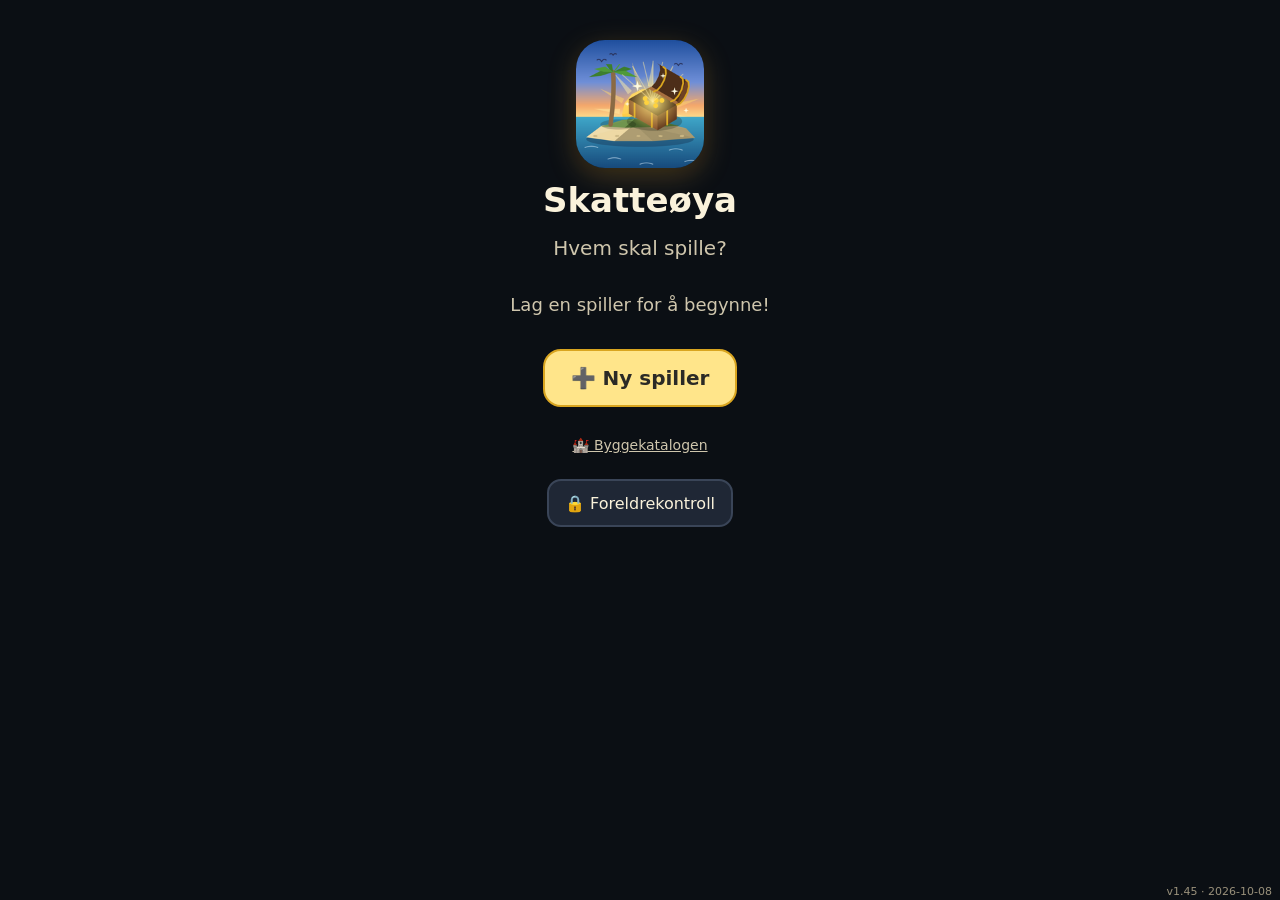
<file: index.html>
<!doctype html>
<html lang="nb">
<head>
  <meta charset="utf-8">
  <meta name="viewport" content="width=device-width, initial-scale=1, maximum-scale=1, user-scalable=no, viewport-fit=cover">
  <meta name="apple-mobile-web-app-capable" content="yes">
  <meta name="mobile-web-app-capable" content="yes">
  <meta name="apple-mobile-web-app-status-bar-style" content="black-translucent">
  <meta name="apple-mobile-web-app-title" content="Skatteøya">
  <meta name="theme-color" content="#0b0f14">
  <title>Skatteøya</title>
  <link rel="icon" type="image/png" sizes="64x64" href="ikon/favicon-64.png">
  <link rel="icon" type="image/png" sizes="32x32" href="ikon/favicon-32.png">
  <link rel="apple-touch-icon" href="ikon/ikon-180.png">
  <link rel="manifest" href="manifest.webmanifest">
  <link rel="stylesheet" href="spill.css">
</head>
<body>
  <!-- Velg spiller -->
  <section id="velg" class="velg">
    <img class="logo" src="ikon/ikon-192.png" alt="">
    <h1>Skatteøya</h1>
    <p class="under">Hvem skal spille?</p>
    <div id="profilliste" class="profilliste"></div>
    <button id="ny-spiller" class="stor-knapp">➕ Ny spiller</button>
    <p class="smaa"><a href="katalog.html">🏰 Byggekatalogen</a></p>
    <button id="foreldre-start" class="foreldre-knapp">🔒 Foreldrekontroll</button>
  </section>

  <dialog id="ny" class="kort">
    <h2>Ny spiller</h2>
    <label class="navnefelt">Navn <input id="ny-navn" maxlength="16" autocomplete="off" placeholder="Hva heter du?"></label>
    <p class="etikett">Velg et dyr</p>
    <div id="ny-avatar" class="valgrad avatarer"></div>
    <p class="etikett">Hvem spiller?</p>
    <div id="ny-nivaa" class="valgrad"></div>
    <div class="knapper">
      <button id="ny-avbryt">Avbryt</button>
      <button id="ny-start" class="hoved">Seil til øya ⛵</button>
    </div>
  </dialog>

  <!-- Spillet -->
  <main id="spill" class="spill" hidden>
    <header class="topp">
      <button id="meny-knapp" class="rund" aria-label="Meny"></button>
      <div class="himmel">
        <canvas id="himmel"></canvas>
        <span id="dag"></span>
        <span id="sol-tall"></span>
      </div>
      <button id="seil-knapp" class="rund" aria-label="Sjøkartet" hidden>⛵</button>
      <button id="butikk-knapp" class="rund" aria-label="Butikken">🏪</button>
      <button id="natt-knapp" class="rund" aria-label="Natt av eller på">🌙</button>
    </header>
    <canvas id="lerret"></canvas>
    <footer id="forrad" class="forrad"></footer>
  </main>

  <!-- Nærbilde av en ting -->
  <div id="naer" class="naer" hidden>
    <div class="naer-boks">
      <div id="naer-tittel" class="naer-tittel"></div>
      <div class="naer-innhold">
        <canvas id="naer-lerret"></canvas>
        <div id="matte" class="matte" hidden>
          <div class="matte-stykke"><span id="matte-stykke"></span> <span id="matte-svar" class="matte-svar">?</span></div>
          <div id="matte-melding" class="matte-melding"></div>
          <div id="matte-valg" class="matte-valg"></div>
          <div id="matte-tast" class="tastatur"></div>
        </div>
      </div>
      <div id="havn-valg" class="havn-valg" hidden></div>
      <button id="naer-lukk" class="rund lukk" aria-label="Lukk">✕</button>
    </div>
  </div>

  <!-- Museet: skattene man har solgt, i glassmontre -->
  <div id="museum" class="museum" hidden>
    <canvas id="museum-lerret"></canvas>
    <button id="museum-tilbake" class="museum-knapp venstre"></button>
    <button id="museum-samling" class="museum-knapp hoyre"></button>
    <div id="museum-nav" class="museum-nav">
      <button id="museum-forrige" class="museum-knapp" aria-label="Forrige sal">◀</button>
      <span id="museum-sal"></span>
      <button id="museum-neste" class="museum-knapp" aria-label="Neste sal">▶</button>
    </div>
  </div>

  <!-- Stavkirka: sangboka med alle melodiene man har funnet -->
  <div id="kirke" hidden>
    <button id="kirke-tilbake" class="museum-knapp venstre">← Tilbake til øya</button>
    <h2>🎵 Sangboka</h2>
    <div class="kirke-bok">
      <p id="kirke-tall"></p>
      <p id="kirke-hint"></p>
      <div id="kirke-liste"></div>
    </div>
  </div>

  <!-- Natta -->
  <div id="natt" class="natt" hidden>
    <canvas id="natt-lerret"></canvas>
    <div class="natt-tekst">🌙 ✨</div>
    <button id="morgen" class="stor-knapp">☀️ God morgen</button>
  </div>

  <dialog id="meny" class="kort">
    <h2 id="meny-tittel"></h2>
    <div class="menyknapper">
      <button id="meny-sov">🌙 Legg deg nå</button>
      <button id="meny-sangbok">🎵 Sangboka</button>
      <button id="meny-nivaa"></button>
      <button id="meny-lyd"></button>
      <button id="meny-foreldre">🔒 For foreldre</button>
      <button id="meny-bytt">👥 Bytt spiller</button>
      <button id="meny-ny-oy">🏝️ Ny øy</button>
      <button id="meny-lukk" class="hoved">Tilbake til øya</button>
    </div>
  </dialog>

  <dialog id="laerer" class="kort bred">
    <h2 id="laerer-tittel"></h2>
    <div id="laerer-emner" class="emner"></div>
    <div id="laerer-tekst" class="laerer-tekst"></div>
    <p id="laerer-merk" class="midt forklaring" hidden></p>
    <div class="knapper laerer-knapper">
      <button id="laerer-igjen">🔊 Les igjen</button>
      <button id="laerer-ny" class="hoved">➡️ Ny tekst</button>
    </div>
    <button id="laerer-lukk" class="full">Lukk</button>
  </dialog>

  <dialog id="sjokart" class="kort">
    <h2>🗺️ Sjøkartet</h2>
    <p id="sjokart-tekst" class="midt"></p>
    <div id="oyliste" class="oyliste"></div>
    <button id="sjokart-lukk" class="full">Bli her</button>
  </dialog>

  <dialog id="butikk" class="kort bred">
    <h2>🏪 Butikken</h2>
    <div class="faner"><button id="fane-selg">💰 Selg</button><button id="fane-kjop">🏰 Kjøp bygg</button></div>
    <div id="butikk-mynter" class="mynter-linje"></div>
    <div id="butikk-selg" class="butikk-innhold"></div>
    <div id="butikk-kjop" class="butikk-innhold byggliste" hidden></div>
    <div class="takfarge"><span id="takfarge-tekst">🎨 Farge på taket og flaggene</span><div id="takfarger" class="takfarger"></div></div>
    <button id="butikk-lukk" class="hoved full">Tilbake til øya</button>
  </dialog>

  <dialog id="port" class="kort">
    <h2>🔒 For voksne</h2>
    <p id="port-tekst" class="midt"></p>
    <div class="matte-stykke"><span id="port-stykke"></span> <span id="port-svar" class="matte-svar">?</span></div>
    <p id="port-melding" class="matte-melding feil midt"></p>
    <div id="port-tast" class="tastatur"></div>
    <button id="port-glemt" class="full" hidden>Glemt koden?</button>
    <button id="port-avbryt" class="full">Avbryt</button>
  </dialog>

  <dialog id="foreldre" class="kort bred">
    <h2>🔒 Foreldrekontroll – <span id="foreldre-navn"></span></h2>
    <p class="etikett">Hurtigvalg</p>
    <div id="f-hurtig" class="valgrad"></div>
    <p class="etikett">Mattestykker i kistene</p>
    <div id="f-arter" class="arter"></div>
    <p id="f-eksempel" class="eksempel"></p>
    <p class="etikett">Svarmåte</p>
    <div id="f-svar" class="valgrad"></div>
    <p class="etikett">Telling</p>
    <div id="f-telling" class="valgrad"></div>
    <p class="etikett">Kreativmodus</p>
    <div id="f-kreativ" class="kreativ"></div>
    <p class="etikett">Statistikk</p>
    <div id="f-stat" class="statistikk"></div>
    <button id="f-spillere" class="full">👥 Spillere og foreldrekode</button>
    <button id="foreldre-lukk" class="hoved full">Lagre og lukk</button>
  </dialog>

  <dialog id="spillere" class="kort">
    <h2>🔒 Spillere</h2>
    <p class="midt forklaring">Her kan du fjerne spillere. Øya og alt spilleren har samlet, blir slettet.</p>
    <div id="spillerliste" class="spillerliste"></div>
    <button id="endre-kode" class="full">🔑 Endre foreldrekoden</button>
    <button id="spillere-lukk" class="hoved full">Lukk</button>
  </dialog>

  <div id="plasser" class="plasser" hidden>
    <span id="plasser-tekst"></span>
    <button id="plasser-avbryt">✕ Avbryt</button>
  </div>

  <!-- Seilturen til en ny øy -->
  <div id="seiling" class="seiling" hidden>
    <canvas id="seiling-lerret"></canvas>
    <div id="seiling-tekst" class="seiling-tekst"></div>
  </div>

  <div id="melding" class="melding" hidden></div>

  <script type="module" src="js/main.js"></script>
</body>
</html>
</file>
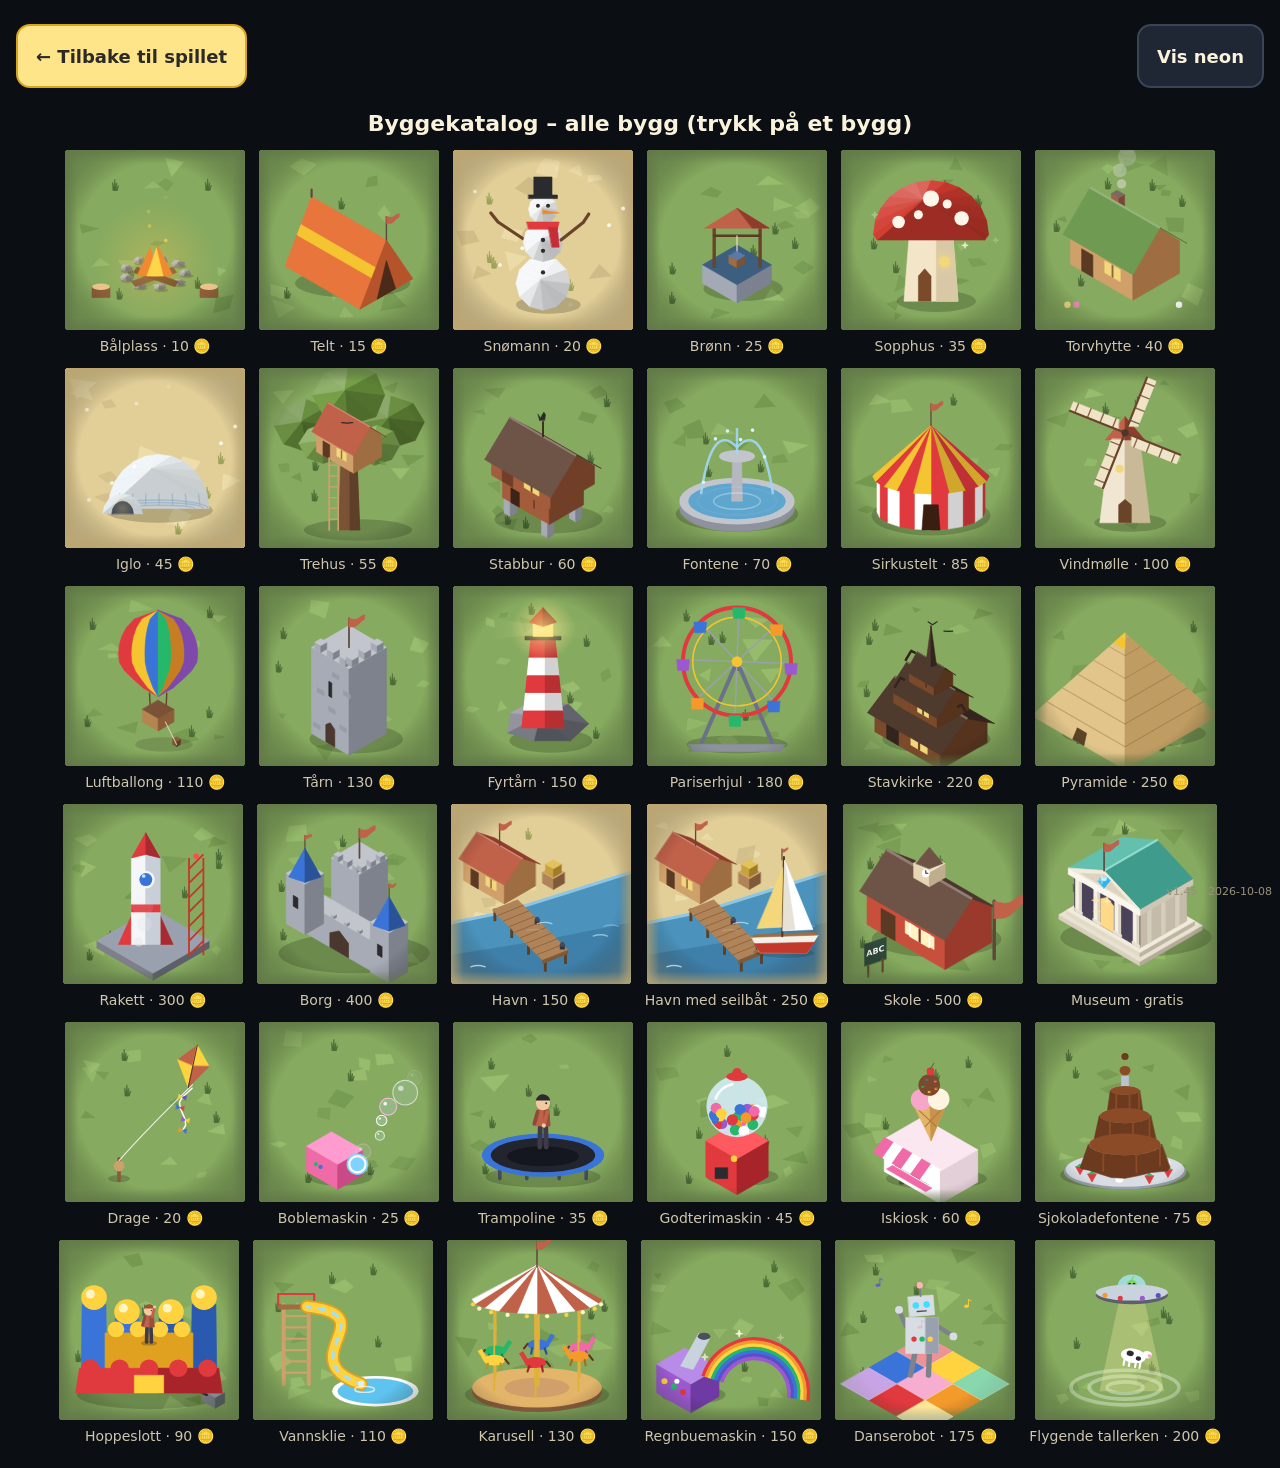
<file: katalog.html>
<!doctype html>
<html lang="nb">
<head>
  <meta charset="utf-8">
  <meta name="viewport" content="width=device-width, initial-scale=1">
  <title>Skatteøya – byggekatalog</title>
  <link rel="icon" type="image/png" sizes="64x64" href="ikon/favicon-64.png">
  <link rel="icon" type="image/png" sizes="32x32" href="ikon/favicon-32.png">
  <link rel="apple-touch-icon" href="ikon/ikon-180.png">
  <style>
    body { margin: 0; background: #0b0f14; color: #faf2db; font-family: system-ui, sans-serif; padding: 16px; }
    h1 { font-size: 22px; text-align: center; }
    .galleri { display: flex; flex-wrap: wrap; gap: 14px; justify-content: center; }
    figure { margin: 0; text-align: center; }
    figcaption { font-size: 14px; color: #cfc6ad; margin-top: 4px; }
    a { color: #ffd23f; }
    .topplinje { position: sticky; top: 0; z-index: 5; display: flex; justify-content: space-between; gap: 10px; padding: 8px 0; background: inherit; }
    .tilbake, .bytt {
      display: inline-flex; align-items: center; min-height: 48px; padding: 6px 18px; border-radius: 14px; font-size: 18px; font-weight: 700; text-decoration: none;
    }
    .tilbake { background: #ffe58a; color: #2b2a26; border: 2px solid #d9a520; }
    .bytt { background: #1f2735; color: #faf2db; border: 2px solid #3a4558; }
    body.neon .tilbake { background: #ff2bd6; color: #fff; border-color: #ff9cf0; box-shadow: 0 0 12px rgba(255, 43, 214, 0.6); }
    .versjon { position: fixed; right: 8px; bottom: 2px; font-size: 11px; color: #9a917b; pointer-events: none; }
    body { padding-bottom: 24px; }
    body.neon { background: #07020f; }
    body.neon figcaption { color: #7ff3ff; text-shadow: 0 0 6px #19e3ff; }
  </style>
</head>
<body>
  <nav class="topplinje">
    <a class="tilbake" href="index.html">← Tilbake til spillet</a>
    <a id="bytt" class="bytt" href="?neon">Vis neon</a>
  </nav>
  <h1>Byggekatalog – alle bygg (trykk på et bygg)</h1>
  <div id="galleri" class="galleri"></div>
  <script type="module">
    // Alle byggene, levende: den faste delen tegnes én gang, det som beveger seg hele tiden.
    import { BYGG, HAVN, BAAT, SKOLE, MUSEUM, OPPFINNELSER } from './js/data/ting.js';
    import { PYNT, LIV } from './js/stil/pynt.js';
    import { tegnTomtKort } from './js/stil/ruter.js';
    import { lagTilfeldig } from './js/rng.js';
    import { settNeon, neonKontekst, glod } from './js/stil/neon.js';
    import { visVersjon } from './js/versjon.js';
    visVersjon();
    // ?neon viser byggene slik de ser ut på neonøya.
    const neon = new URLSearchParams(location.search).has('neon');
    settNeon(neon);
    if (neon) document.body.classList.add('neon');
    document.getElementById('bytt').href = neon ? '?' : '?neon';
    document.getElementById('bytt').textContent = neon ? 'Vis vanlig' : 'Vis neon';
    const S = 180, dpr = devicePixelRatio || 1;
    const kort = [...BYGG, HAVN, BAAT, SKOLE, MUSEUM, ...OPPFINNELSER].map((b, k) => {
      const fast = document.createElement('canvas');
      fast.width = fast.height = S * dpr;
      const fctx = neonKontekst(fast.getContext('2d'));
      fctx.scale(dpr, dpr);
      tegnTomtKort(fctx, S, lagTilfeldig(k + 1), ['iglo', 'snomann', 'havn', 'havnbaat'].includes(b.id) ? 'strand' : 'eng', () => PYNT[b.id](fctx, S, lagTilfeldig(k + 7)));
      const c = document.createElement('canvas');
      c.width = c.height = S * dpr;
      c.style.width = c.style.height = `${S}px`;
      const f = document.createElement('figure');
      f.append(c);
      f.insertAdjacentHTML('beforeend', `<figcaption>${b.navn} · ${b.pris ? `${b.pris} 🪙` : 'gratis'}</figcaption>`);
      document.getElementById('galleri').append(f);
      let fest = Infinity;
      c.onclick = () => { fest = 0; };
      return { b, fast, c, ctx: neonKontekst(c.getContext('2d')), fest: () => fest, tikk: (dt) => { fest += dt; } };
    });
    let sist = performance.now();
    function tegn(ms) {
      const dt = (ms - sist) / 1000;
      sist = ms;
      for (const k of kort) {
        k.tikk(dt);
        k.ctx.setTransform(1, 0, 0, 1, 0, 0);
        k.ctx.drawImage(k.fast, 0, 0);
        k.ctx.setTransform(dpr, 0, 0, dpr, 0, 0);
        LIV[k.b.id]?.(k.ctx, S, ms / 1000, k.fest());
        glod(k.c);
      }
      requestAnimationFrame(tegn);
    }
    requestAnimationFrame(tegn);
  </script>
</body>
</html>
</file>
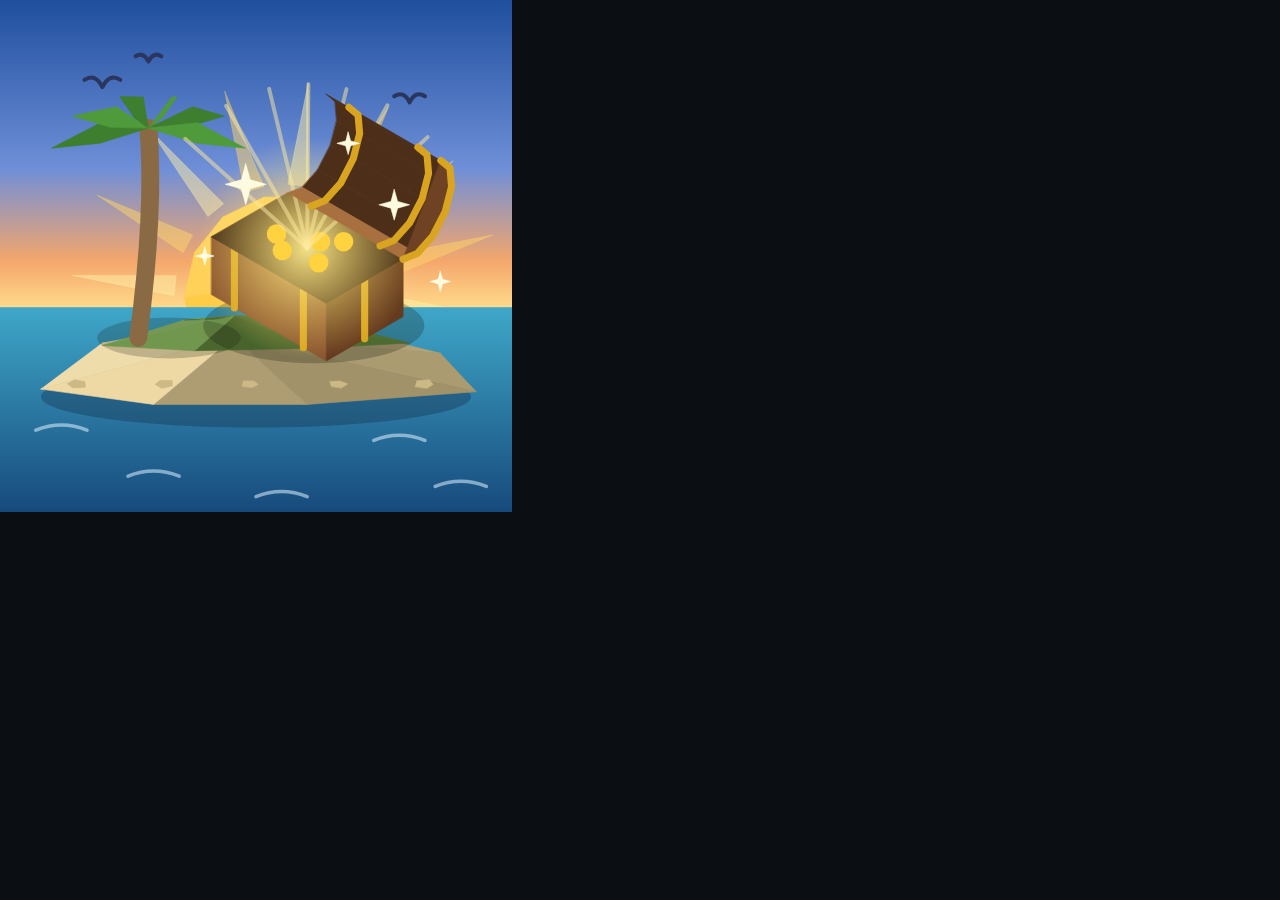
<file: logo.html>
<!doctype html>
<html lang="nb">
<head>
  <meta charset="utf-8">
  <meta name="viewport" content="width=device-width, initial-scale=1">
  <title>Skatteøya – logo</title>
  <link rel="icon" type="image/png" sizes="64x64" href="ikon/favicon-64.png">
  <link rel="icon" type="image/png" sizes="32x32" href="ikon/favicon-32.png">
  <link rel="apple-touch-icon" href="ikon/ikon-180.png">
  <style>
    html, body { margin: 0; background: #0b0f14; }
    canvas { display: block; }
  </style>
</head>
<body>
  <canvas id="logo"></canvas>
  <script type="module">
    // Applogoen, tegnet med den samme low-poly-koden som spillet: en øy med palme
    // og en åpen skattekiste som lyser, foran en stor solnedgang.
    // ?s=1024 gir størrelsen. Ikonfilene i ikon/ er laget fra en 1024-utgave (favicon får avrundede hjørner).
    import { poly, fasett, klump } from './js/stil/lavpoly.js';
    import { palme } from './js/stil/ruter.js';
    import { tegnFigur } from './js/figurer.js';
    import { lagTilfeldig } from './js/rng.js';

    const q = new URLSearchParams(location.search);
    const S = Number(q.get('s')) || 512;
    const c = document.getElementById('logo');
    c.width = c.height = S;
    const ctx = c.getContext('2d');

    // Himmel: dyp blå øverst, varm solnedgang ved horisonten
    const HORISONT = S * 0.6;
    const himmel = ctx.createLinearGradient(0, 0, 0, HORISONT);
    himmel.addColorStop(0, '#1f4f9e');
    himmel.addColorStop(0.55, '#6f8fd8');
    himmel.addColorStop(0.85, '#f4a76b');
    himmel.addColorStop(1, '#ffd98a');
    ctx.fillStyle = himmel;
    ctx.fillRect(0, 0, S, HORISONT + 2);

    // Sola med low-poly-stråler
    const sx = S * 0.56, sy = HORISONT - S * 0.02, sr = S * 0.2;
    ctx.save();
    ctx.globalAlpha = 0.5;
    for (let i = 0; i < 16; i++) {
      const v = (i / 16) * Math.PI * 2 + 0.1;
      poly(ctx, [[sx + Math.cos(v - 0.09) * sr * 1.1, sy + Math.sin(v - 0.09) * sr * 1.1],
        [sx + Math.cos(v) * sr * 2.1, sy + Math.sin(v) * sr * 2.1],
        [sx + Math.cos(v + 0.09) * sr * 1.1, sy + Math.sin(v + 0.09) * sr * 1.1]], i % 2 ? '#ffd56b' : '#fff0a8');
    }
    ctx.restore();
    const skive = [];
    for (let i = 0; i < 14; i++) { const v = (i / 14) * Math.PI * 2; skive.push([sx + Math.cos(v) * sr, sy + Math.sin(v) * sr]); }
    fasett(ctx, skive, '#ffc93c', { styrke: 0.7 });

    // Fugler
    ctx.strokeStyle = '#2a3560';
    ctx.lineWidth = S * 0.008;
    ctx.lineCap = 'round';
    for (const [x, y, b] of [[0.2, 0.17, 0.035], [0.29, 0.12, 0.025], [0.8, 0.2, 0.03]]) {
      ctx.beginPath();
      ctx.moveTo(S * (x - b), S * (y - b * 0.4));
      ctx.quadraticCurveTo(S * (x - b * 0.4), S * (y - b * 0.8), S * x, S * y);
      ctx.quadraticCurveTo(S * (x + b * 0.4), S * (y - b * 0.8), S * (x + b), S * (y - b * 0.4));
      ctx.stroke();
    }

    // Havet
    const hav = ctx.createLinearGradient(0, HORISONT, 0, S);
    hav.addColorStop(0, '#3fa7c9');
    hav.addColorStop(1, '#174a7c');
    ctx.fillStyle = hav;
    ctx.fillRect(0, HORISONT, S, S - HORISONT);
    // Sola speiler seg i vannet
    ctx.globalAlpha = 0.55;
    for (let k = 0; k < 6; k++) {
      const y = HORISONT + S * (0.025 + k * 0.03), b = S * (0.16 - k * 0.018);
      poly(ctx, [[sx - b, y], [sx + b, y], [sx + b * 0.8, y + S * 0.01], [sx - b * 0.8, y + S * 0.01]], '#ffe39a');
    }
    ctx.globalAlpha = 1;
    // Bølger
    ctx.strokeStyle = 'rgba(220, 240, 255, 0.55)';
    ctx.lineWidth = S * 0.007;
    for (const [x, y] of [[0.12, 0.84], [0.3, 0.93], [0.78, 0.86], [0.9, 0.95], [0.55, 0.97]]) {
      ctx.beginPath();
      ctx.moveTo(S * (x - 0.05), S * y);
      ctx.quadraticCurveTo(S * x, S * (y - 0.02), S * (x + 0.05), S * y);
      ctx.stroke();
    }

    // Øya: sand og gress, fasettert
    const r = lagTilfeldig(11);
    const OY_Y = S * 0.74;
    ctx.fillStyle = 'rgba(20, 40, 70, 0.35)';
    ctx.beginPath(); ctx.ellipse(S * 0.5, OY_Y + S * 0.035, S * 0.42, S * 0.06, 0, 0, Math.PI * 2); ctx.fill();
    fasett(ctx, [[S * 0.08, OY_Y + S * 0.02], [S * 0.2, OY_Y - S * 0.07], [S * 0.42, OY_Y - S * 0.11], [S * 0.66, OY_Y - S * 0.1],
      [S * 0.86, OY_Y - S * 0.05], [S * 0.93, OY_Y + S * 0.025], [S * 0.6, OY_Y + S * 0.05], [S * 0.3, OY_Y + S * 0.05]], '#ecd59a', { styrke: 1.2 });
    fasett(ctx, [[S * 0.2, OY_Y - S * 0.065], [S * 0.36, OY_Y - S * 0.115], [S * 0.6, OY_Y - S * 0.12], [S * 0.8, OY_Y - S * 0.07],
      [S * 0.62, OY_Y - S * 0.06], [S * 0.38, OY_Y - S * 0.055]], '#7fb24f', { styrke: 1 });
    for (let k = 0; k < 5; k++) {
      poly(ctx, klump(r, S * (0.15 + k * 0.17), OY_Y + S * 0.01, S * 0.018, S * 0.008, 5, 0.3), '#cdb985');
    }

    // Palme til venstre
    palme(ctx, lagTilfeldig(3), S * 0.27, OY_Y - S * 0.08, S * 0.5);

    // Skattekista, åpen og lysende (samme figur som i spillet)
    const K = S * 0.64;
    ctx.save();
    ctx.translate(S * 0.6 - K * 0.5, OY_Y - S * 0.035 - K * 0.86);
    tegnFigur(ctx, K, { type: 'kiste', str: 1, seed: 5 }, { p: 1, ferdigT: 0.25, t: 0 });
    ctx.restore();

    // Glitter rundt kista
    const stjerne = (x, y, g) => poly(ctx, [[x, y - g], [x + g * 0.22, y - g * 0.22], [x + g, y], [x + g * 0.22, y + g * 0.22], [x, y + g],
      [x - g * 0.22, y + g * 0.22], [x - g, y], [x - g * 0.22, y - g * 0.22]], '#fffbe0');
    for (const [x, y, g] of [[0.48, 0.36, 0.04], [0.77, 0.4, 0.03], [0.68, 0.28, 0.022], [0.86, 0.55, 0.02], [0.4, 0.5, 0.018]]) stjerne(S * x, S * y, S * g);

    document.title = 'klar';
  </script>
</body>
</html>
</file>
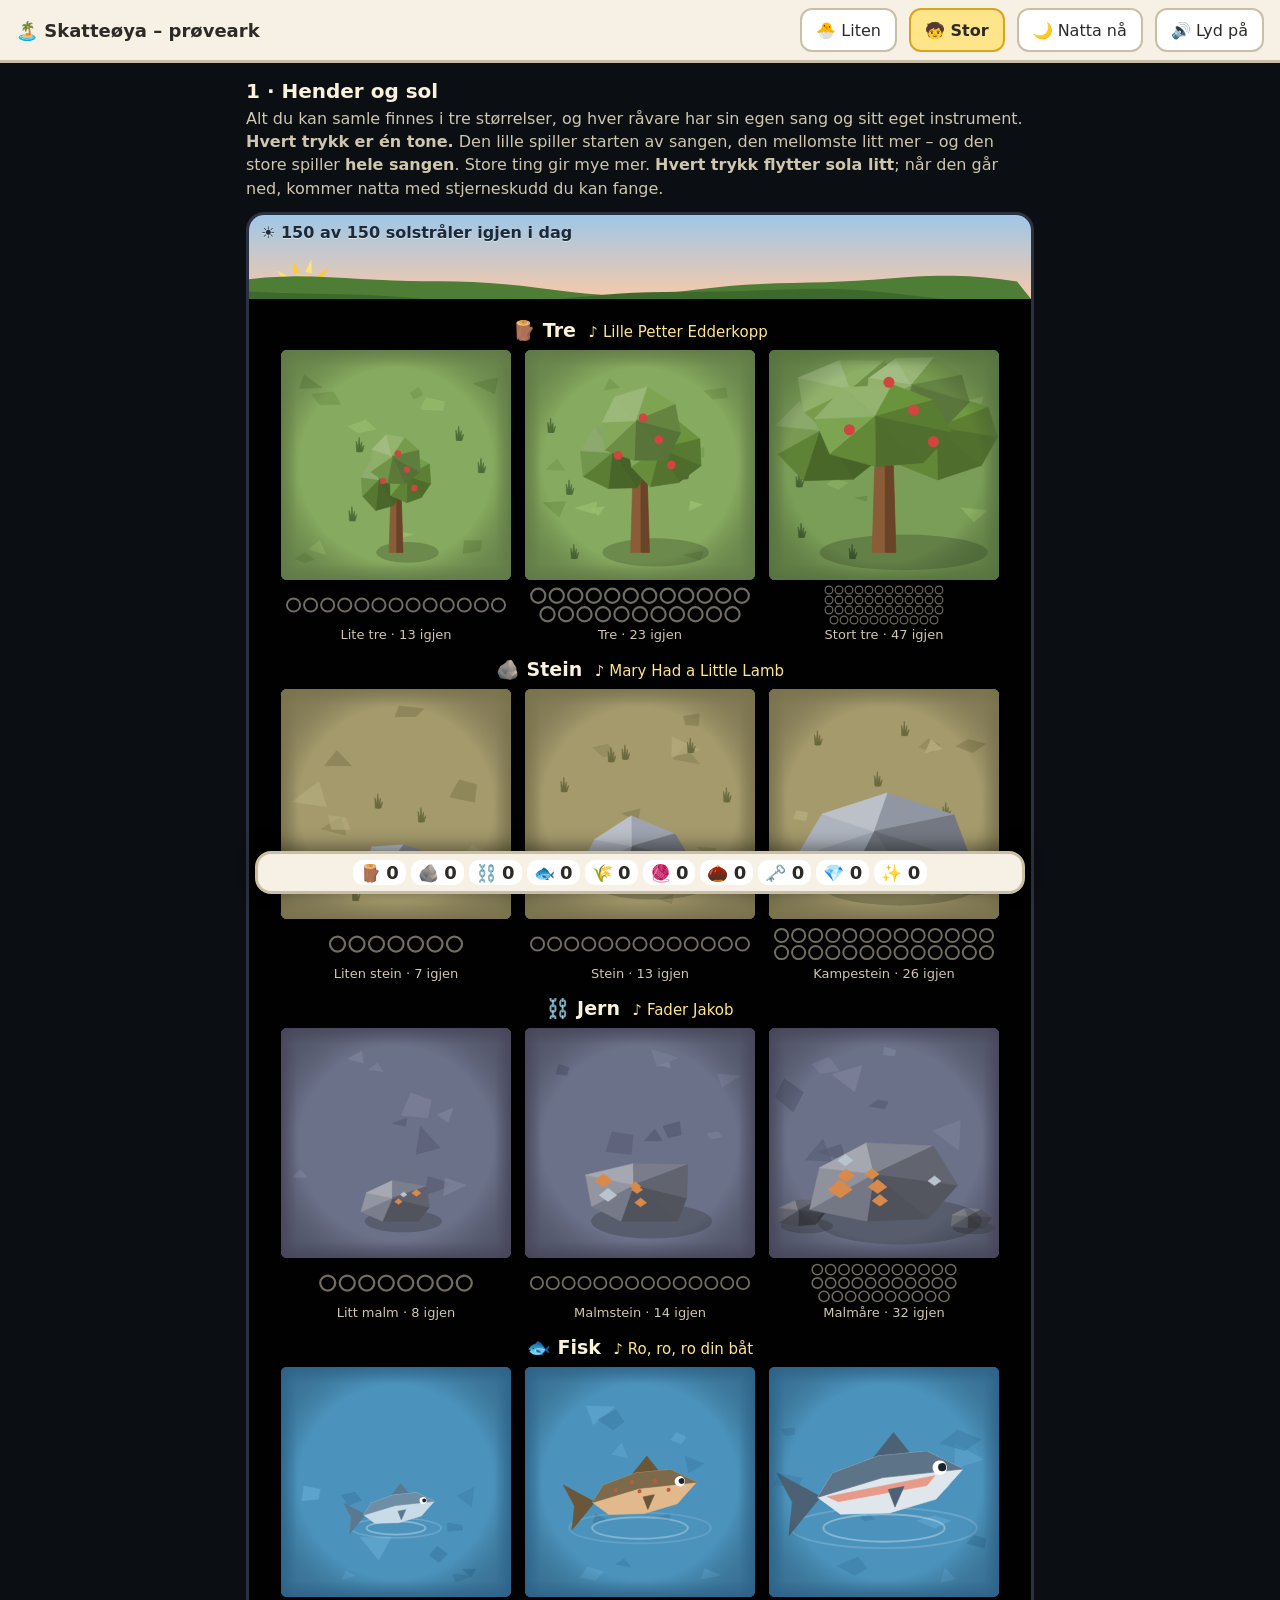
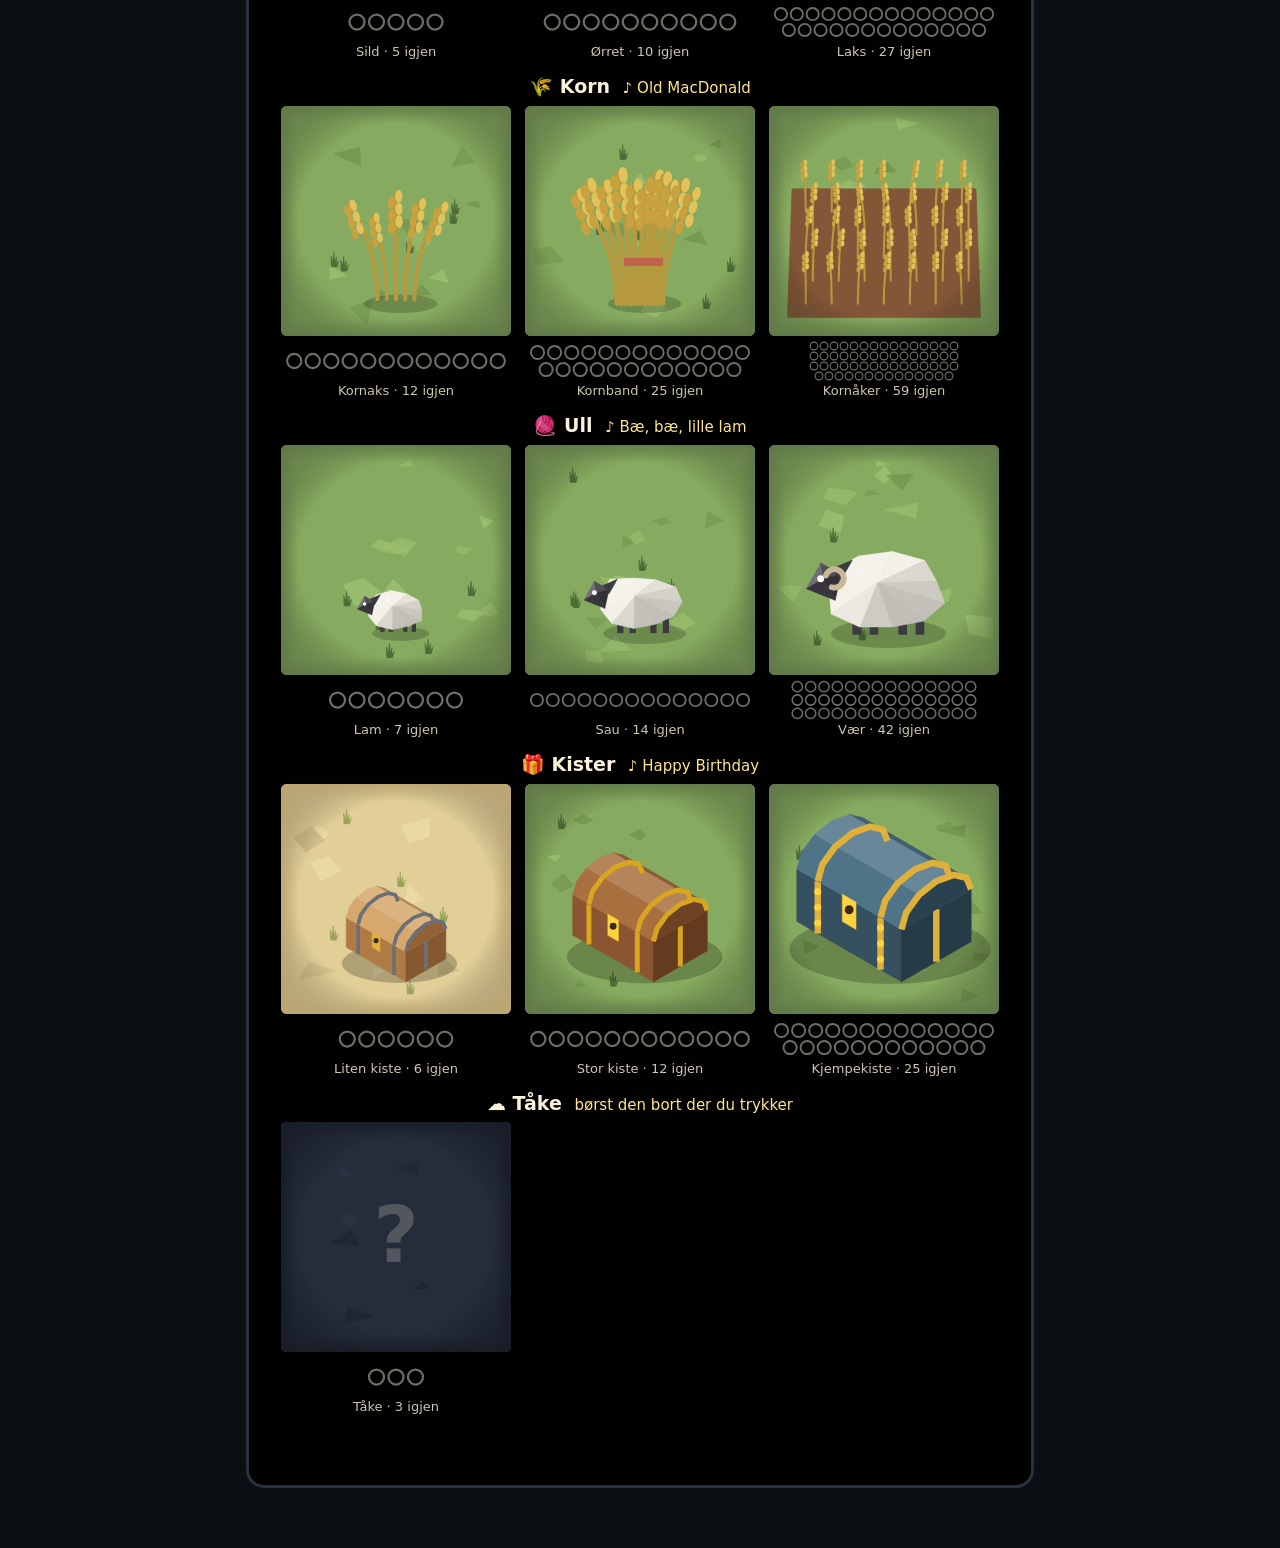
<file: proveark.html>
<!doctype html>
<html lang="nb">
<head>
  <meta charset="utf-8">
  <meta name="viewport" content="width=device-width, initial-scale=1, viewport-fit=cover">
  <title>Skatteøya – prøveark</title>
  <style>
    :root { --panel: #f6f1e4; --kant: #c9bfa6; --tekst: #2b2a26; --krem: #faf2db; --dempet: #cfc6ad; }
    * { box-sizing: border-box; }
    html { touch-action: manipulation; }
    body {
      margin: 0; background: #0b0f14; color: var(--krem);
      font-family: system-ui, -apple-system, "Segoe UI", sans-serif;
      -webkit-user-select: none; user-select: none; -webkit-touch-callout: none;
    }
    header {
      position: sticky; top: 0; z-index: 5; display: flex; flex-wrap: wrap; gap: 8px 12px; align-items: center;
      padding: 8px 16px; background: var(--panel); color: var(--tekst); border-bottom: 3px solid var(--kant);
    }
    header h1 { margin: 0 auto 0 0; font-size: 18px; }
    button {
      font: inherit; font-size: 16px; min-height: 44px; padding: 4px 14px; border-radius: 12px;
      border: 2px solid var(--kant); background: #fff; color: var(--tekst); cursor: pointer;
    }
    button.valgt { background: #ffe58a; border-color: #d9a520; font-weight: 700; }
    button:disabled { opacity: 0.5; }
    main { max-width: 820px; margin: 0 auto; padding: 16px 16px 60px; display: grid; gap: 34px; }
    h2 { margin: 0 0 4px; font-size: 20px; }
    .forklaring { margin: 0 0 12px; color: var(--dempet); line-height: 1.45; }
    body.liten .forklaring, body.liten figcaption, body.liten .bare-stor { display: none; }

    .scene { position: relative; border-radius: 18px; background: #010101; border: 3px solid #2a3140; }
    .himmel-boks { position: sticky; top: var(--topp, 60px); z-index: 4; border-radius: 15px 15px 0 0; overflow: hidden; }
    #himmel { display: block; width: 100%; height: 84px; }
    #sol-tekst { position: absolute; top: 8px; left: 12px; font-weight: 700; color: #1b2a3a; text-shadow: 0 1px 0 rgba(255,255,255,0.5); pointer-events: none; }
    .ting { padding: 6px 10px 14px; }
    .ravare { margin-top: 14px; }
    .ravare h3 { margin: 0 0 8px; font-size: 19px; text-align: center; color: var(--krem); }
    .ravare .sang { font-weight: 400; font-size: 15px; color: #ffe58a; margin-left: 6px; }
    .rad { display: grid; gap: 14px; justify-content: center; }
    .rad figure { margin: 0; text-align: center; }
    .rad canvas { display: block; touch-action: none; cursor: pointer; }
    .rad figcaption { font-size: 13px; color: var(--dempet); margin-top: 1px; min-height: 17px; }

    .natt { position: fixed; inset: 0; z-index: 15; }
    .natt canvas { position: absolute; inset: 0; width: 100%; height: 100%; touch-action: none; }
    .natt-tekst { position: absolute; top: 16px; left: 0; right: 0; text-align: center; font-size: 20px; font-weight: 700; color: #fff6d8; pointer-events: none; }
    #morgen { position: absolute; bottom: 16px; left: 50%; transform: translateX(-50%); }

    .forrad {
      position: sticky; bottom: 6px; z-index: 6; box-shadow: 0 -4px 18px rgba(0,0,0,0.45);
      display: flex; flex-wrap: wrap; gap: 5px; justify-content: center; margin: 12px 6px 0;
      background: var(--panel); color: var(--tekst); border-radius: 16px; padding: 6px; border: 3px solid var(--kant);
    }
    .vare { min-width: 50px; padding: 2px 7px; border-radius: 10px; background: #fff; font-size: 17px; text-align: center; }
    .vare b { font-size: 18px; }
    .vare small { font-size: 12px; color: #6d6656; }
    .vare .tom { opacity: 0.25; }
    body.liten .vare { font-size: 22px; letter-spacing: -6px; padding-right: 14px; }
    .dunk { animation: dunk 0.35s ease-out; }
    @keyframes dunk { 40% { transform: scale(1.25); } }
    .flyr {
      position: fixed; z-index: 30; font-size: 34px; margin: -20px 0 0 -20px; pointer-events: none;
      transition: transform 0.85s cubic-bezier(0.5, -0.5, 0.6, 1);
    }

    .tid { text-align: center; }
    .tid h3 { margin: 0 0 6px; font-size: 22px; color: #ffe58a; }
    #tid-tekst { margin: 0 auto 12px; max-width: 640px; line-height: 1.45; min-height: 3em; }
    #tid { display: block; margin: 0 auto 14px; border-radius: 14px; }
    #tid-knapp { font-size: 19px; min-height: 52px; padding: 6px 22px; background: #ffe58a; border-color: #d9a520; font-weight: 700; }
    .album { display: flex; flex-wrap: wrap; gap: 12px; justify-content: center; margin-top: 18px; }
    .album figure { margin: 0; animation: dunk 0.4s ease-out; }
    .album img { display: block; width: 150px; border-radius: 8px; border: 2px solid #2a3140; }
    .album figcaption { font-size: 14px; color: var(--dempet); margin-top: 3px; }

    .brev {
      position: fixed; inset: 0; z-index: 20; display: grid; place-items: center; background: rgba(5, 8, 15, 0.55);
    }
    .brev[hidden] { display: none; }
    .brev > div {
      width: min(90%, 380px); background: #fbf3dc; color: #3a2e1c; border-radius: 6px; padding: 22px 24px;
      font-family: Georgia, "Times New Roman", serif; box-shadow: 0 10px 40px rgba(0,0,0,0.5); transform: rotate(-1.5deg);
      animation: dunk 0.45s ease-out;
    }
    .brev p { font-size: 19px; line-height: 1.5; margin: 0 0 10px; }
    .brev .liten-tekst { font-size: 15px; font-family: system-ui, sans-serif; color: #6d5a3a; }
    .melding {
      position: fixed; left: 50%; bottom: 24px; transform: translateX(-50%); z-index: 25;
      background: var(--panel); color: var(--tekst); border: 3px solid #d9a520; border-radius: 14px;
      padding: 10px 18px; font-size: 18px; font-weight: 700;
    }
    .melding.vis { animation: dunk 0.4s ease-out; }
    @media (max-width: 560px) { header h1 { font-size: 15px; width: 100%; } }
  </style>
</head>
<body>
  <header>
    <h1>🏝️ Skatteøya – prøveark</h1>
    <button data-nivaa="liten">🐣 Liten</button>
    <button data-nivaa="stor">🧒 Stor</button>
    <button id="natt-naa">🌙 Natta nå</button>
    <button id="lyd">🔊 Lyd på</button>
  </header>
  <main>
    <section>
      <h2>1 · Hender og sol</h2>
      <p class="forklaring">
        Alt du kan samle finnes i tre størrelser, og hver råvare har sin egen sang og sitt eget instrument.
        <b>Hvert trykk er én tone.</b> Den lille spiller starten av sangen, den mellomste litt mer – og den store spiller <b>hele sangen</b>.
        Store ting gir mye mer. <b>Hvert trykk flytter sola litt</b>; når den går ned, kommer natta med stjerneskudd du kan fange.
      </p>
      <div id="scene" class="scene">
        <div class="himmel-boks"><canvas id="himmel"></canvas><div id="sol-tekst"></div></div>
        <div id="ting" class="ting"></div>
        <div id="natt" class="natt" hidden>
          <canvas id="natt-lerret"></canvas>
          <div class="natt-tekst">🌙 Fang stjerneskuddene!</div>
          <button id="morgen">☀️ God morgen</button>
        </div>
        <div id="forrad" class="forrad"></div>
      </div>
    </section>

  </main>

  <div id="melding" class="melding" hidden></div>

  <script type="module" src="js/trykkprove.js"></script>
</body>
</html>
</file>
<file: spill.css>
:root {
  --bunn: #0b0f14; --panel: #f6f1e4; --kant: #c9bfa6; --tekst: #2b2a26; --krem: #faf2db;
  --dempet: #cfc6ad; --gull: #ffd23f; --gullkant: #d9a520;
}
* { box-sizing: border-box; }
html, body { height: 100%; }
html { touch-action: manipulation; }
body {
  margin: 0; background: var(--bunn); color: var(--krem); overflow: hidden;
  font-family: system-ui, -apple-system, "Segoe UI", sans-serif;
  -webkit-user-select: none; user-select: none; -webkit-touch-callout: none;
  -webkit-tap-highlight-color: transparent;
}
[hidden] { display: none !important; }
button {
  font: inherit; font-size: 17px; min-height: 48px; padding: 6px 16px; border-radius: 14px;
  border: 2px solid var(--kant); background: #fff; color: var(--tekst); cursor: pointer;
}
button.hoved, .stor-knapp { background: #ffe58a; border-color: var(--gullkant); font-weight: 700; }
.stor-knapp { font-size: 20px; min-height: 58px; padding: 8px 26px; border-radius: 18px; }
button.rund { width: 52px; height: 52px; min-height: 0; padding: 0; border-radius: 50%; font-size: 28px; flex: none; }

/* ---------- Velg spiller ---------- */
.velg { height: 100%; overflow-y: auto; display: flex; flex-direction: column; align-items: center; gap: 16px; padding: 40px 16px; }
.velg h1 { margin: 0; font-size: 34px; text-align: center; }
.velg .logo { width: 128px; height: 128px; border-radius: 29px; box-shadow: 0 8px 28px rgba(255, 190, 80, 0.25), 0 4px 12px rgba(0, 0, 0, 0.5); margin-bottom: -4px; }
.velg .under { margin: 0; font-size: 20px; color: var(--dempet); }
.profilliste { display: flex; flex-wrap: wrap; justify-content: center; gap: 14px; width: min(100%, 720px); }
.profil { width: 160px; display: flex; flex-direction: column; align-items: center; gap: 4px; padding: 16px 8px; min-height: 150px; border-radius: 22px; }
.profil .ava { font-size: 60px; line-height: 1; }
.profil .navn { font-size: 20px; font-weight: 700; }
.profil .info { font-size: 14px; color: #6d6656; }
.velg .tom { text-align: center; color: var(--dempet); font-size: 18px; }
.smaa { font-size: 14px; color: var(--dempet); }
.smaa a { color: var(--dempet); }

/* ---------- Dialoger ---------- */
dialog.kort {
  width: min(92vw, 460px); border: 3px solid var(--kant); border-radius: 22px; background: var(--panel); color: var(--tekst);
  padding: 20px 22px; box-shadow: 0 12px 40px rgba(0, 0, 0, 0.5);
}
dialog.kort::backdrop { background: rgba(5, 8, 15, 0.6); }
dialog h2 { margin: 0 0 12px; font-size: 24px; text-align: center; }
.navnefelt { display: flex; flex-direction: column; gap: 6px; font-weight: 700; }
.navnefelt input { font: inherit; font-size: 20px; padding: 10px 12px; border-radius: 12px; border: 2px solid var(--kant); -webkit-user-select: text; user-select: text; }
.etikett { margin: 16px 0 6px; font-weight: 700; }
.valgrad { display: flex; flex-wrap: wrap; gap: 8px; }
.avatarer button { width: 54px; height: 54px; padding: 0; font-size: 30px; border-radius: 14px; }
.valgrad button.valgt { background: #ffe58a; border-color: var(--gullkant); box-shadow: 0 0 0 3px rgba(217, 165, 32, 0.35); }
.valgrad .niva { flex: 1; display: flex; flex-direction: column; align-items: center; padding: 10px; }
.valgrad .niva small { font-size: 13px; color: #6d6656; }
.knapper { display: flex; gap: 10px; justify-content: flex-end; margin-top: 20px; }
.menyknapper { display: grid; gap: 10px; }
.menyknapper button { text-align: left; }
.menyknapper .hoved { text-align: center; }

/* ---------- Spillet ---------- */
.spill { height: 100%; height: 100dvh; display: flex; flex-direction: column; }
.topp {
  display: flex; align-items: center; gap: 10px; padding: 8px 12px; padding-top: max(8px, env(safe-area-inset-top));
  background: var(--panel); border-bottom: 3px solid var(--kant); flex: none;
}
.himmel { position: relative; flex: 1; height: 56px; border-radius: 14px; overflow: hidden; border: 2px solid var(--kant); }
.himmel canvas { display: block; width: 100%; height: 100%; }
#dag, #sol-tall {
  position: absolute; top: 50%; transform: translateY(-50%); font-weight: 800; font-size: 18px; color: #1b2a3a;
  text-shadow: 0 1px 0 rgba(255, 255, 255, 0.6); pointer-events: none;
}
#dag { left: 12px; }
#sol-tall { right: 12px; }
#lerret { flex: 1; min-height: 0; width: 100%; display: block; touch-action: none; }

.forrad {
  flex: none; display: flex; flex-wrap: wrap; gap: 6px; justify-content: center; padding: 8px 10px;
  padding-bottom: max(8px, env(safe-area-inset-bottom)); background: var(--panel); border-top: 3px solid var(--kant); color: var(--tekst);
}
.vare { min-width: 54px; padding: 3px 9px; border-radius: 12px; background: #fff; font-size: 19px; text-align: center; white-space: nowrap; }
.vare.null { opacity: 0.4; }
.vare b { font-size: 18px; }
body.liten .vare { font-size: 22px; letter-spacing: -7px; padding-right: 16px; }
body.liten .vare.null { letter-spacing: 0; padding-right: 9px; }
.dunk { animation: dunk 0.35s ease-out; }
@keyframes dunk { 40% { transform: scale(1.25); } }
.flyr {
  position: fixed; z-index: 40; font-size: 36px; margin: -21px 0 0 -21px; pointer-events: none;
  transition: transform 0.85s cubic-bezier(0.5, -0.5, 0.6, 1);
}

/* ---------- Nærbilde ---------- */
.naer { position: fixed; inset: 0; z-index: 20; display: grid; place-items: center; background: rgba(5, 8, 15, 0.72); animation: inn 0.2s ease-out; }
.naer-boks { position: relative; display: flex; flex-direction: column; align-items: center; gap: 10px; }
.naer-tittel { font-size: 24px; font-weight: 800; text-align: center; min-height: 30px; padding: 0 56px; }
.naer-tittel .sang { font-weight: 400; color: #ffe58a; font-size: 19px; margin-left: 6px; }
.naer-tittel .stor-ikon { font-size: 44px; }
#naer-lerret { display: block; touch-action: none; cursor: pointer; }
.naer .lukk { position: absolute; top: -8px; right: -8px; font-size: 22px; }
@keyframes inn { from { opacity: 0; } }

/* ---------- Natta ---------- */
.natt { position: fixed; inset: 0; z-index: 30; }
.natt canvas { position: absolute; inset: 0; width: 100%; height: 100%; touch-action: none; }
.natt-tekst { position: absolute; top: max(24px, env(safe-area-inset-top)); left: 0; right: 0; text-align: center; font-size: 30px; pointer-events: none; padding: 0 16px; }
.natt-tekst small { font-size: 0.6em; opacity: 0.8; }
#morgen { position: absolute; bottom: max(28px, env(safe-area-inset-bottom)); left: 50%; transform: translateX(-50%); }

/* ---------- Sangboka ---------- */
.note { color: #cfc6ad; font-size: 18px; font-weight: 800; }
.note.har { color: #d9a520; }

/* ---------- Melding ---------- */
.melding {
  position: fixed; left: 50%; bottom: 96px; transform: translateX(-50%); z-index: 35; max-width: 90vw; text-align: center;
  background: var(--panel); color: var(--tekst); border: 3px solid var(--gullkant); border-radius: 16px;
  padding: 10px 18px; font-size: 19px; font-weight: 700; pointer-events: none;
}
body.liten .melding { font-size: 34px; padding: 6px 18px; }
.melding.vis { animation: dunk 0.4s ease-out; }

@media (max-width: 560px) {
  .vare { min-width: 0; font-size: 16px; padding: 2px 6px; }
  .velg h1 { font-size: 26px; }
}

/* ---------- Ikoner (edelsteiner og barrer) ---------- */
.ikon-svg { width: 1.1em; height: 1.1em; vertical-align: -0.2em; }
.vare.mynter { background: #fff3c4; border: 2px solid var(--gullkant); font-weight: 700; }
.vare .ikon-svg + .ikon-svg { margin-left: -6px; }
.flyr .ikon-svg { width: 36px; height: 36px; }

/* ---------- Nærbilde med regnestykke ---------- */
.naer-innhold { display: flex; flex-direction: column; align-items: center; gap: 12px; }
@media (orientation: landscape) and (min-width: 700px) {
  .naer.med-matte .naer-innhold { flex-direction: row; align-items: center; gap: 22px; }
}
.matte {
  background: var(--panel); color: var(--tekst); border: 3px solid var(--kant); border-radius: 20px;
  padding: 12px 14px; display: flex; flex-direction: column; align-items: center; gap: 8px; min-width: 260px;
}
.matte-stykke { font-size: 40px; font-weight: 900; font-variant-numeric: tabular-nums; text-align: center; color: var(--tekst); }
.matte-svar { display: inline-block; min-width: 1.6em; padding: 0 8px; border-radius: 12px; background: #fff; border: 3px dashed var(--gullkant); }
.matte-melding { min-height: 26px; font-size: 20px; font-weight: 800; }
.matte-melding.feil { color: #c0392b; }
.matte-melding.riktig { color: #1e8a4c; }
.matte-valg { display: flex; gap: 10px; }
.svarvalg { min-width: 84px; min-height: 72px; font-size: 34px; font-weight: 900; border-radius: 18px; border-width: 3px; }
.svarvalg.feil { background: #ffd6d0; border-color: #c0392b; opacity: 0.6; }
.svarvalg.riktig { background: #c9f2d6; border-color: #1e8a4c; }
.tastatur { display: grid; grid-template-columns: repeat(3, 72px); gap: 8px; }
.tast { min-height: 58px; font-size: 28px; font-weight: 800; border-radius: 14px; padding: 0; }
.tast:active { transform: scale(0.95); }
.tast-slett { color: #6d6656; }
.tast-ok { background: #c9f2d6; border-color: #1e8a4c; color: #1e5a33; }
.rister { animation: rist 0.42s ease; }
@keyframes rist { 20%, 60% { transform: translateX(-9px); } 40%, 80% { transform: translateX(9px); } }
@media (max-height: 760px) and (orientation: portrait) {
  .tast { min-height: 48px; font-size: 24px; }
  .matte-stykke { font-size: 32px; }
}

/* ---------- Butikken ---------- */
dialog.kort.bred { width: min(94vw, 720px); max-height: 90vh; }
.full { width: 100%; margin-top: 12px; }
.midt { text-align: center; }
.faner { display: flex; gap: 8px; justify-content: center; margin-bottom: 8px; }
.faner button { flex: 1; font-size: 19px; font-weight: 700; }
.faner button.valgt { background: #ffe58a; border-color: var(--gullkant); }
.mynter-linje { text-align: center; font-size: 22px; margin: 4px 0 10px; }
/* Lista krymper på lave skjermer, så «Tilbake til øya» alltid er synlig uten å rulle. */
.butikk-innhold { max-height: min(56vh, calc(90vh - 345px)); overflow-y: auto; }
.selg-alle { width: 100%; margin-bottom: 10px; font-size: 19px; }
.selgliste { display: grid; gap: 8px; }
.selgrad { display: flex; align-items: center; gap: 10px; background: #fff; border-radius: 14px; padding: 6px 10px; }
.selgrad .vi { font-size: 30px; width: 40px; text-align: center; }
.selgrad .vn { flex: 1; display: flex; flex-direction: column; }
.selgrad .vn small { font-size: 15px; color: #6d6656; font-variant-numeric: tabular-nums; }
.selgrad button { min-width: 120px; }
.tom-tekst { text-align: center; color: #6d6656; font-size: 18px; }
.byggliste { display: grid; grid-template-columns: repeat(auto-fill, minmax(124px, 1fr)); gap: 10px; }
.byggkort { display: flex; flex-direction: column; align-items: center; gap: 2px; padding: 6px; border-radius: 16px; }
.byggkort img { width: 100%; max-width: 120px; border-radius: 10px; }
.byggkort .bn { font-weight: 700; font-size: 15px; }
.byggkort .bp { font-weight: 800; color: #8a6a10; }
.byggkort .bm { font-size: 12px; color: #a33; }
.byggkort.dyr { opacity: 0.5; }

/* ---------- Plassering av bygg ---------- */
.plasser {
  position: fixed; top: 86px; left: 50%; transform: translateX(-50%); z-index: 25; display: flex; align-items: center; gap: 12px;
  background: var(--panel); color: var(--tekst); border: 3px solid var(--gullkant); border-radius: 18px; padding: 8px 10px 8px 16px;
  font-size: 18px; box-shadow: 0 6px 20px rgba(0, 0, 0, 0.4); max-width: 94vw;
}
.plasser img { width: 52px; height: 52px; border-radius: 8px; vertical-align: middle; }

/* ---------- Foreldrekontroll ---------- */
.arter { display: grid; gap: 8px; }
.artrad { display: flex; flex-wrap: wrap; align-items: center; gap: 8px; background: #fff; border-radius: 14px; padding: 6px 8px; }
.artrad .tak { font-size: 14px; color: #6d6656; }
.bryter { min-width: 150px; text-align: left; }
.bryter.paa { background: #c9f2d6; border-color: #1e8a4c; font-weight: 700; }
.valgrad.liten button { min-width: 48px; min-height: 40px; padding: 2px 10px; }
.eksempel { margin: 8px 0 0; color: #6d6656; font-variant-numeric: tabular-nums; }
.statistikk { margin: 0; line-height: 1.5; }

/* ---------- Havna og seilturen ---------- */
.havn-valg {
  background: var(--panel); color: var(--tekst); border: 3px solid var(--kant); border-radius: 20px;
  padding: 10px 16px; display: flex; flex-direction: column; align-items: center; gap: 8px; max-width: min(92vw, 460px); text-align: center;
}
.havn-valg p { margin: 0; font-size: 18px; }
.havn-valg small { color: #a33; }
.havn-valg .hoved { font-size: 20px; min-height: 56px; }
.havn-valg .dyr { opacity: 0.55; }
.havn-knapper { display: flex; flex-wrap: wrap; gap: 10px; justify-content: center; }
body.liten .havn-valg button { font-size: 34px; }
.byggkort.havn { border-color: #2c5f86; background: #e8f4fb; }
.byggkort.laast img { filter: grayscale(0.85); opacity: 0.6; }
.byggkort .bl { font-size: 12px; color: #2c5f86; font-weight: 700; }

.seiling { position: fixed; inset: 0; z-index: 50; overflow: hidden; background: #0b0f14; animation: inn 0.4s ease-out; }
.seiling canvas { position: absolute; inset: 0; width: 100%; height: 100%; display: block; }
.seiling-tekst {
  position: absolute; z-index: 2; top: max(7%, env(safe-area-inset-top)); left: 0; right: 0; text-align: center; font-size: 30px; font-weight: 800; color: #fff;
  text-shadow: 0 2px 10px rgba(0, 0, 0, 0.55); padding: 0 16px;
}
.seiling.ferdig { animation: ut 0.7s ease-in forwards; }
@keyframes ut { to { opacity: 0; } }

/* ---------- Neonøya ---------- */
body.neon {
  --bunn: #05020d; --panel: #150a2a; --kant: #b02cff; --tekst: #f6eaff; --krem: #f6eaff; --dempet: #b9a6d6; --gullkant: #ff2bd6;
}
body.neon button { background: #22113d; color: #f6eaff; border-color: #6c3bd1; }
body.neon button.hoved, body.neon .stor-knapp, body.neon .faner button.valgt, body.neon .valgrad button.valgt {
  background: #ff2bd6; color: #fff; border-color: #ff9cf0; box-shadow: 0 0 12px rgba(255, 43, 214, 0.6);
}
body.neon .topp { border-bottom-color: #19e3ff; box-shadow: 0 0 16px rgba(25, 227, 255, 0.45); }
body.neon .forrad { border-top-color: #19e3ff; box-shadow: 0 0 16px rgba(25, 227, 255, 0.45); }
body.neon .himmel { border-color: #ff2bd6; box-shadow: 0 0 10px rgba(255, 43, 214, 0.6); }
body.neon #dag, body.neon #sol-tall { color: #fff; text-shadow: 0 0 6px #ff2bd6, 0 0 2px #000; }
body.neon .vare { background: #22113d; color: #f6eaff; }
body.neon .vare.mynter { background: #3a2400; color: #ffe58a; border-color: #ffd23f; }
body.neon dialog.kort { box-shadow: 0 0 30px rgba(176, 44, 255, 0.55); }
body.neon .selgrad, body.neon .artrad, body.neon .byggkort, body.neon .matte-svar { background: #22113d; color: #f6eaff; }
body.neon .byggkort .bp { color: #ffe58a; }
body.neon .byggkort.havn { background: #0b2a3d; border-color: #19e3ff; }
body.neon .selgrad .vn small, body.neon .tom-tekst, body.neon .eksempel, body.neon .artrad .tak { color: #b9a6d6; }
body.neon .melding { box-shadow: 0 0 18px rgba(255, 43, 214, 0.6); }
body.neon .tast-ok, body.neon .svarvalg.riktig { background: #0f4a2c; color: #9dffc9; border-color: #2bff9c; }
body.neon .svarvalg.feil { background: #4a0f1c; color: #ffb3c0; }
body.neon .matte-melding.riktig { color: #2bff9c; }
body.neon .matte-melding.feil { color: #ff5c8a; }

/* ---------- Sjøkartet ---------- */
.oyliste { display: grid; gap: 8px; margin: 6px 0 4px; }
.oyrad { display: flex; align-items: center; gap: 12px; background: #fff; border-radius: 16px; padding: 8px 12px; border: 2px solid transparent; }
.oyrad.her { border-color: var(--gullkant); background: #fff6d0; }
.oyrad .oyikon { font-size: 36px; }
.oyrad .oynavn { flex: 1; display: flex; flex-direction: column; }
.oyrad .oynavn b { font-size: 19px; }
.oyrad .oynavn small { color: #6d6656; font-size: 14px; }
.oyrad .her-merke { font-size: 28px; }
button.oyrad { width: 100%; min-height: 64px; text-align: left; border-color: var(--kant); cursor: pointer; }
button.oyrad:active { transform: scale(0.98); background: #fff6d0; }
.oyrad .seil-merke { background: #ffe58a; border: 2px solid var(--gullkant); border-radius: 14px; padding: 8px 14px; font-weight: 700; white-space: nowrap; }
body.neon .oyrad .seil-merke { background: #ff2bd6; border-color: #ff8cf0; color: #fff; }
#sjokart-tekst { color: #6d6656; margin: 0 0 6px; }
body.liten .oyrad .oynavn small { display: none; }
body.neon .oyrad { background: #22113d; color: #f6eaff; }
body.neon .oyrad.her { background: #3a0f4a; }
body.neon .oyrad .oynavn small, body.neon #sjokart-tekst { color: #b9a6d6; }

/* ---------- Versjonsmerket ---------- */
.versjon {
  position: fixed; z-index: 60; right: max(8px, env(safe-area-inset-right)); bottom: max(2px, env(safe-area-inset-bottom));
  font-size: 11px; color: #9a917b; pointer-events: none; font-variant-numeric: tabular-nums;
}
dialog.kort::after { content: var(--versjon, ''); display: block; text-align: right; font-size: 11px; color: #9a917b; margin-top: 10px; }
body.neon .versjon, body.neon dialog.kort::after { color: #b9a6d6; }

/* ---------- Foreldrekode og spillere ---------- */
#port .tastatur { justify-content: center; }
#port-melding { margin: 4px 0; }
.matte-svar.kode { letter-spacing: 6px; min-width: 5.5em; }
.foreldre-knapp { background: #1f2735; color: var(--krem); border-color: #3a4558; font-size: 16px; margin-top: -4px; }
.spillerliste { display: grid; gap: 8px; margin: 8px 0 4px; }
.spillerrad { display: flex; align-items: center; gap: 10px; background: #fff; border-radius: 14px; padding: 6px 10px; }
.spillerrad .ava { font-size: 32px; }
.spillerrad .sn { flex: 1; display: flex; flex-direction: column; }
.spillerrad .sn small { color: #6d6656; font-size: 14px; }
.spillerrad button { color: #a33; border-color: #e3b5b5; }
.forklaring { color: #6d6656; margin: 0; }
body.neon .spillerrad { background: #22113d; color: #f6eaff; }
body.neon .spillerrad .sn small, body.neon .forklaring { color: #b9a6d6; }
body.neon .spillerrad button { color: #ff8fa8; }

/* ---------- Takfarge ---------- */
.takfarge { display: flex; flex-wrap: wrap; align-items: center; justify-content: center; gap: 6px 12px; margin-top: 12px; font-weight: 700; }
.takfarger { display: flex; flex-wrap: wrap; gap: 6px; justify-content: center; }
.takfarger button {
  width: 40px; height: 40px; min-height: 0; padding: 0; border-radius: 50%; border: 3px solid rgba(0, 0, 0, 0.15);
  box-shadow: inset 0 -5px 0 rgba(0, 0, 0, 0.18);
}
.takfarger button.valgt { border-color: #fff; box-shadow: 0 0 0 3px var(--gullkant), inset 0 -5px 0 rgba(0, 0, 0, 0.18); transform: scale(1.12); }
body.liten #takfarge-tekst { font-size: 26px; }

/* ---------- Skolen og oppfinnelsene ---------- */
.butikk-overskrift { grid-column: 1 / -1; font-weight: 800; font-size: 18px; margin: 10px 0 0; }
.byggkort.skole { border-color: #9a3a2c; background: #fff1ec; }
.byggkort.hemmelig { justify-content: center; border: 2px dashed var(--kant); background: transparent; min-height: 150px; }
.byggkort.hemmelig .sporsmal { font-size: 42px; }
body.neon .byggkort.skole { background: #3a0f1c; border-color: #ff5c8a; }

/* ---------- Læreren ---------- */
.emner { display: flex; flex-wrap: wrap; gap: 6px; justify-content: center; margin-bottom: 10px; }
.emner button { min-height: 40px; padding: 4px 12px; font-size: 15px; }
.emner button.valgt { background: #ffe58a; border-color: var(--gullkant); font-weight: 700; }
body.liten .emner button { font-size: 26px; }
.laerer-tekst { background: #fff; border-radius: 16px; padding: 14px 18px; font-size: 22px; line-height: 1.5; color: var(--tekst); }
.laerer-tekst .lt-tittel { font-size: 26px; font-weight: 800; margin-bottom: 6px; }
.laerer-tekst .lt-tittel .emoji { font-size: 40px; vertical-align: -6px; margin-right: 6px; }
.laerer-tekst span { border-radius: 6px; transition: background 0.2s; }
.laerer-tekst span.les { background: #ffe58a; box-shadow: 0 0 0 3px #ffe58a; }
.laerer-knapper { justify-content: center; }
body.neon .laerer-tekst { background: #22113d; }
body.neon .laerer-tekst span.les { background: #5a1f6e; box-shadow: 0 0 0 3px #5a1f6e; }
body.neon .emner button.valgt { background: #ff2bd6; color: #fff; }

/* ---------- Kreativmodus ---------- */
.kreativ { display: flex; flex-wrap: wrap; align-items: center; gap: 10px; }
.kreativ small { color: #6d6656; }
.kreativ-merke { font-size: 15px; font-weight: 700; color: #8e5bd0; }
body.neon .kreativ small { color: #b9a6d6; }

/* ---------- Statistikk ---------- */
.statistikk { display: grid; gap: 10px; }
.stat-gruppe h3 { margin: 4px 0 6px; font-size: 16px; }
.stat-ruter { display: grid; grid-template-columns: repeat(auto-fill, minmax(130px, 1fr)); gap: 6px; }
.stat-rute { background: #fff; border-radius: 12px; padding: 6px 10px; display: flex; flex-direction: column; }
.stat-rute b { font-size: 22px; font-variant-numeric: tabular-nums; }
.stat-rute small { color: #6d6656; font-size: 13px; line-height: 1.2; }
.stat-arter { width: 100%; border-collapse: collapse; font-size: 14px; font-variant-numeric: tabular-nums; background: #fff; border-radius: 12px; overflow: hidden; }
.stat-arter th, .stat-arter td { padding: 5px 8px; text-align: right; }
.stat-arter th:first-child, .stat-arter td:first-child { text-align: left; }
.stat-arter tr + tr td { border-top: 1px solid #eee5cf; }
.stat-arter th { background: #f1ead7; }
body.neon .stat-rute, body.neon .stat-arter { background: #22113d; color: #f6eaff; }
body.neon .stat-arter th { background: #2e1752; }
body.neon .stat-rute small { color: #b9a6d6; }

/* ---------- Natt av/på ---------- */
#natt-knapp.av { background: #fff3c4; border-color: var(--gullkant); box-shadow: 0 0 0 3px rgba(255, 210, 63, 0.45); }
body.neon #natt-knapp.av { background: #3a2400; border-color: #ffd23f; }


/* ---------- Museet ---------- */
#museum { position: fixed; inset: 0; z-index: 22; background: #0b0f14; animation: inn 0.35s ease-out; }
#museum canvas { position: absolute; inset: 0; width: 100%; height: 100%; display: block; touch-action: none; }
.museum-knapp {
  position: absolute; top: max(12px, env(safe-area-inset-top)); z-index: 2; background: rgba(20, 24, 46, 0.88); color: #fff1b8;
  border-color: #c9a24a; font-weight: 700; box-shadow: 0 4px 14px rgba(0, 0, 0, 0.5);
}
.museum-knapp.venstre { left: max(12px, env(safe-area-inset-left)); }
.museum-knapp.hoyre { right: max(12px, env(safe-area-inset-right)); }
.museum-knapp:active { transform: scale(0.96); }
.museum-hint { text-align: center; color: #6d6656; font-size: 15px; margin: 10px 0 0; }
body.neon .museum-hint { color: #b9a6d6; }
.museum-nav {
  position: absolute; left: 50%; bottom: max(12px, env(safe-area-inset-bottom)); transform: translateX(-50%); z-index: 2;
  display: flex; align-items: center; gap: 10px;
}
.museum-nav .museum-knapp { position: static; min-width: 60px; font-size: 22px; }
#museum-sal {
  min-width: 190px; text-align: center; font-weight: 700; font-size: 18px; color: #fff1b8; white-space: nowrap;
  background: rgba(20, 24, 46, 0.88); border: 2px solid #c9a24a; border-radius: 14px; padding: 10px 14px;
}
@media (max-width: 480px) { #museum-sal { min-width: 150px; font-size: 16px; padding: 10px 8px; } }
.selgrad .grad { color: #b8860b; white-space: nowrap; }

/* ---------- Stavkirka: sangboka ---------- */
#kirke {
  position: fixed; inset: 0; z-index: 22; overflow: hidden; display: flex; flex-direction: column; align-items: center; animation: inn 0.35s ease-out;
  background: radial-gradient(ellipse at 50% 0%, rgba(255, 190, 90, 0.3), transparent 62%),
    repeating-linear-gradient(90deg, #3b2414 0 46px, #2c1a0c 46px 50px, #442a17 50px 96px, #2c1a0c 96px 100px), #3b2414;
}
#kirke h2 { margin: max(20px, env(safe-area-inset-top)) 0 12px; font-size: 28px; color: #ffe9b0; font-family: Georgia, "Times New Roman", serif; text-shadow: 0 2px 6px rgba(0, 0, 0, 0.6); }
.kirke-bok {
  flex: 1; min-height: 0; width: min(96vw, 980px); margin-bottom: 26px; overflow-y: auto; -webkit-overflow-scrolling: touch;
  background: linear-gradient(90deg, #f1e3bf, #fbf3dc 47%, #e6d5aa 50%, #fbf3dc 53%, #f1e3bf); color: #3a2a12;
  border: 6px solid #7a4a22; border-radius: 14px; padding: 14px 18px 20px;
  box-shadow: 0 14px 40px rgba(0, 0, 0, 0.6), inset 0 0 30px rgba(120, 80, 30, 0.25);
}
#kirke-tall { margin: 0; text-align: center; font-weight: 800; font-size: 19px; }
#kirke-hint { margin: 4px 0 10px; text-align: center; color: #6d5a3a; font-size: 15px; }
#kirke-liste { display: grid; grid-template-columns: repeat(auto-fill, minmax(290px, 1fr)); gap: 8px 14px; }
#kirke-liste h3 { grid-column: 1 / -1; margin: 10px 0 2px; padding-bottom: 3px; font-family: Georgia, "Times New Roman", serif; font-size: 21px; border-bottom: 2px solid #c9a86a; }
.sangrad {
  position: relative; overflow: hidden; display: flex; align-items: center; gap: 10px; width: 100%; min-height: 58px; text-align: left;
  padding: 6px 12px; border-radius: 14px; border: 2px solid #d8c28f; background: rgba(255, 255, 255, 0.78); color: #3a2a12;
}
div.sangrad.ukjent { opacity: 0.6; background: rgba(255, 255, 255, 0.35); border-style: dashed; }
.sangrad .spill { width: 38px; height: 38px; flex: none; border-radius: 50%; display: grid; place-items: center; background: #ffe58a; border: 2px solid var(--gullkant); font-size: 16px; }
.sangrad.ukjent .spill { background: transparent; border-color: #c9b78c; font-weight: 800; }
.sangrad .sn { flex: 1; min-width: 0; display: flex; flex-direction: column; }
.sangrad .sn b { font-size: 17px; line-height: 1.15; }
.sangrad .sn small { font-size: 13px; color: #7a6846; white-space: nowrap; overflow: hidden; text-overflow: ellipsis; }
.sangrad .noter { display: flex; gap: 5px; }
.sangrad .noter .note { font-size: 15px; }
.sangrad.hel { border-color: var(--gullkant); background: #fff6d0; }
.sangrad.spiller { border-color: #1e8a4c; background: #e2f6e8; }
.sangrad .framdrift { position: absolute; left: 0; bottom: 0; height: 5px; width: 0; background: #1e8a4c; transition: width 0.12s linear; }
button.sangrad:active { transform: scale(0.98); }
@media (max-width: 520px) { #kirke h2 { margin-top: calc(max(12px, env(safe-area-inset-top)) + 60px); font-size: 24px; } }
</file>
